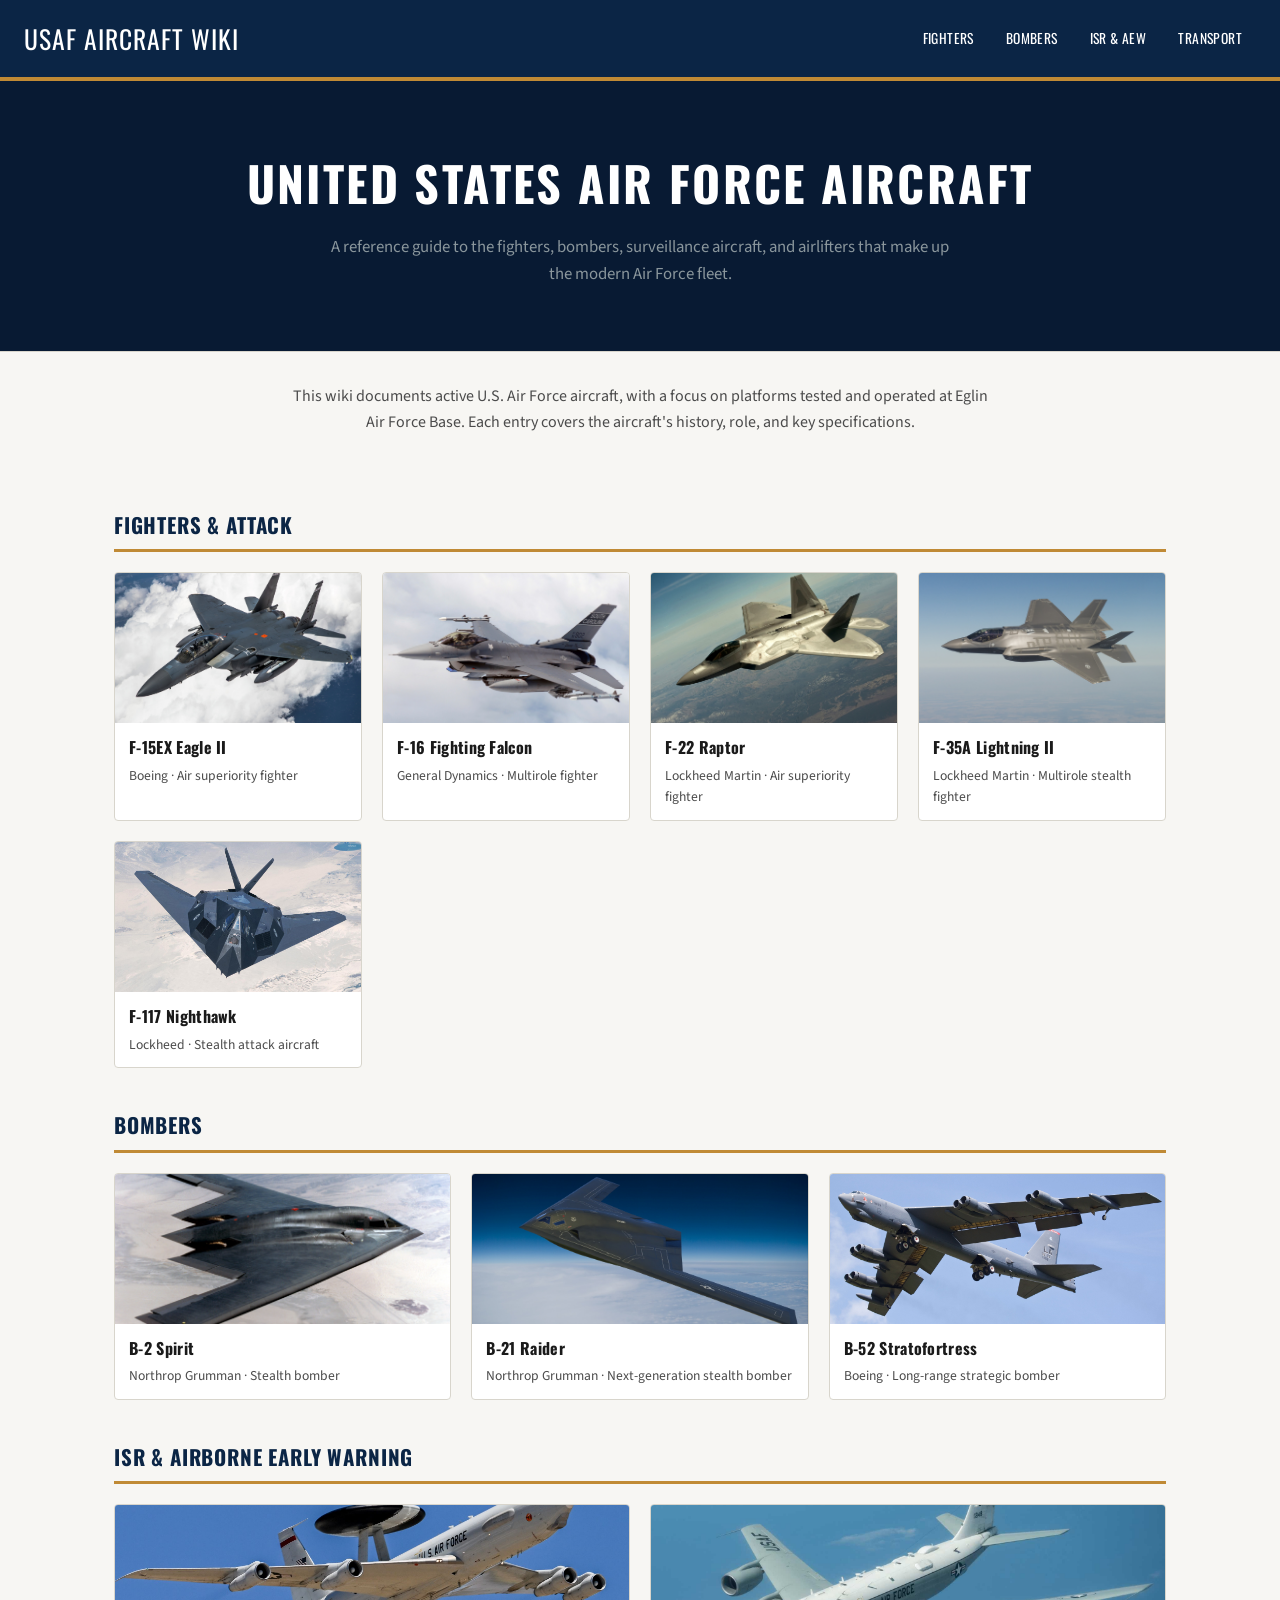
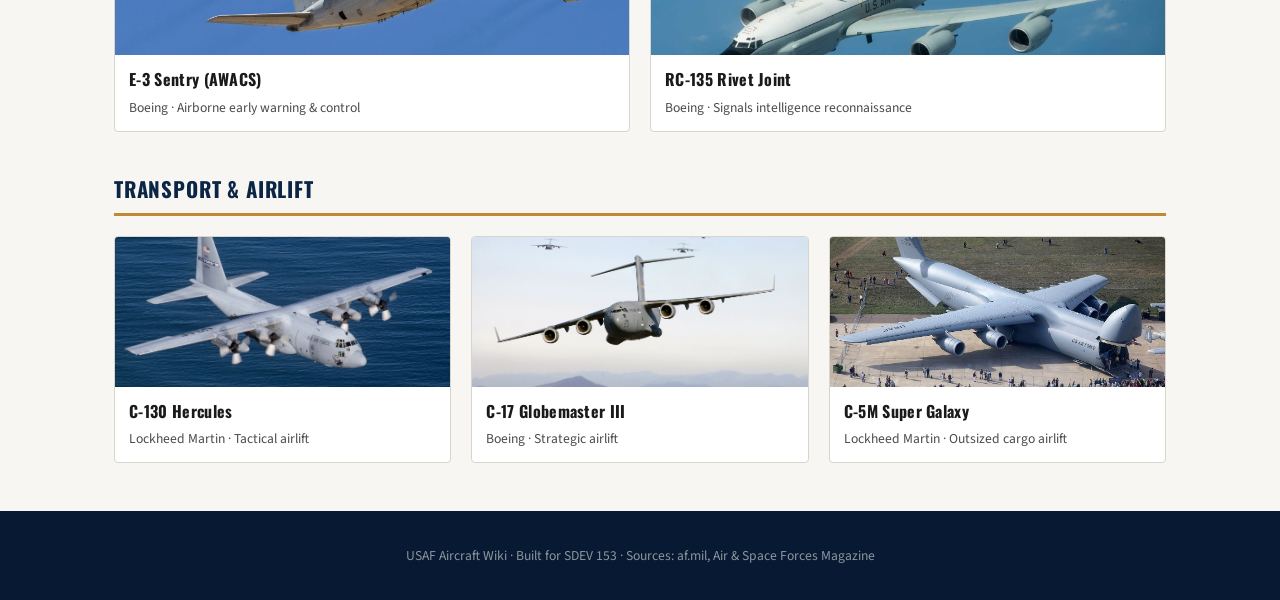
<file: index.html>
<!DOCTYPE html>
<html lang="en">
<head>
   <meta charset="UTF-8">
   <meta name="viewport" content="width=device-width, initial-scale=1">
   <title>USAF Aircraft Wiki</title>
   <link rel="preconnect" href="https://fonts.googleapis.com">
   <link href="https://fonts.googleapis.com/css2?family=Oswald:wght@500;600&family=Source+Sans+Pro:wght@400;600&display=swap" rel="stylesheet">
   <link rel="stylesheet" href="styles.css">
</head>
<body>

   <header class="site-header">
      <p class="site-title"><a href="index.html">USAF Aircraft Wiki</a></p>
      <nav class="site-nav" aria-label="Aircraft categories">
         <ul>
            <li><a href="#fighters">Fighters</a></li>
            <li><a href="#bombers">Bombers</a></li>
            <li><a href="#isr">ISR &amp; AEW</a></li>
            <li><a href="#transport">Transport</a></li>
         </ul>
      </nav>
   </header>

   <div class="hero">
      <h1>United States Air Force Aircraft</h1>
      <p class="tagline">A reference guide to the fighters, bombers, surveillance aircraft, and airlifters that make up the modern Air Force fleet.</p>
   </div>

   <p class="intro">
      This wiki documents active U.S. Air Force aircraft, with a focus on platforms tested and operated at Eglin Air Force Base. Each entry covers the aircraft's history, role, and key specifications.
   </p>

   <main>

      <section class="category" id="fighters">
         <h2>Fighters &amp; Attack</h2>
         <div class="card-grid">

            <article class="aircraft-card">
               <a href="f15ex.html">
                  <img class="thumb" src="images/f15ex_thumb.jpg" alt="F-15EX Eagle II in flight">
                  <div class="card-body">
                     <h3>F-15EX Eagle II</h3>
                     <p>Boeing &middot; Air superiority fighter</p>
                  </div>
               </a>
            </article>

            <article class="aircraft-card">
               <a href="f16.html">
                  <img class="thumb" src="images/f16_thumb.jpg" alt="F-16 Fighting Falcon in flight">
                  <div class="card-body">
                     <h3>F-16 Fighting Falcon</h3>
                     <p>General Dynamics &middot; Multirole fighter</p>
                  </div>
               </a>
            </article>

            <article class="aircraft-card">
               <a href="f22.html">
                  <img class="thumb" src="images/f22_thumb.jpg" alt="F-22 Raptor in flight">
                  <div class="card-body">
                     <h3>F-22 Raptor</h3>
                     <p>Lockheed Martin &middot; Air superiority fighter</p>
                  </div>
               </a>
            </article>

            <article class="aircraft-card">
               <a href="f35.html">
                  <img class="thumb" src="images/f35_thumb.jpg" alt="F-35A Lightning II in flight">
                  <div class="card-body">
                     <h3>F-35A Lightning II</h3>
                     <p>Lockheed Martin &middot; Multirole stealth fighter</p>
                  </div>
               </a>
            </article>

            <article class="aircraft-card">
               <a href="f117.html">
                  <img class="thumb" src="images/f117_thumb.jpg" alt="F-117 Nighthawk in flight">
                  <div class="card-body">
                     <h3>F-117 Nighthawk</h3>
                     <p>Lockheed &middot; Stealth attack aircraft</p>
                  </div>
               </a>
            </article>

         </div>
      </section>

      <section class="category" id="bombers">
         <h2>Bombers</h2>
         <div class="card-grid">

            <article class="aircraft-card">
               <a href="b2.html">
                  <img class="thumb" src="images/b2_thumb.jpg" alt="B-2 Spirit in flight">
                  <div class="card-body">
                     <h3>B-2 Spirit</h3>
                     <p>Northrop Grumman &middot; Stealth bomber</p>
                  </div>
               </a>
            </article>

            <article class="aircraft-card">
               <a href="b21.html">
                  <img class="thumb" src="images/b21_thumb.jpg" alt="B-21 Raider in flight">
                  <div class="card-body">
                     <h3>B-21 Raider</h3>
                     <p>Northrop Grumman &middot; Next-generation stealth bomber</p>
                  </div>
               </a>
            </article>

            <article class="aircraft-card">
               <a href="b52.html">
                  <img class="thumb" src="images/b52_thumb.jpg" alt="B-52 Stratofortress in flight">
                  <div class="card-body">
                     <h3>B-52 Stratofortress</h3>
                     <p>Boeing &middot; Long-range strategic bomber</p>
                  </div>
               </a>
            </article>

         </div>
      </section>

      <section class="category" id="isr">
         <h2>ISR &amp; Airborne Early Warning</h2>
         <div class="card-grid">

            <article class="aircraft-card">
               <a href="e3.html">
                  <img class="thumb" src="images/e3_thumb.jpg" alt="E-3 Sentry in flight">
                  <div class="card-body">
                     <h3>E-3 Sentry (AWACS)</h3>
                     <p>Boeing &middot; Airborne early warning &amp; control</p>
                  </div>
               </a>
            </article>

            <article class="aircraft-card">
               <a href="rc135.html">
                  <img class="thumb" src="images/rc135_thumb.jpg" alt="RC-135 Rivet Joint in flight">
                  <div class="card-body">
                     <h3>RC-135 Rivet Joint</h3>
                     <p>Boeing &middot; Signals intelligence reconnaissance</p>
                  </div>
               </a>
            </article>

         </div>
      </section>

      <section class="category" id="transport">
         <h2>Transport &amp; Airlift</h2>
         <div class="card-grid">

            <article class="aircraft-card">
               <a href="c130.html">
                  <img class="thumb" src="images/c130_thumb.jpg" alt="C-130 Hercules in flight">
                  <div class="card-body">
                     <h3>C-130 Hercules</h3>
                     <p>Lockheed Martin &middot; Tactical airlift</p>
                  </div>
               </a>
            </article>

            <article class="aircraft-card">
               <a href="c17.html">
                  <img class="thumb" src="images/c17_thumb.jpg" alt="C-17 Globemaster III in flight">
                  <div class="card-body">
                     <h3>C-17 Globemaster III</h3>
                     <p>Boeing &middot; Strategic airlift</p>
                  </div>
               </a>
            </article>

            <article class="aircraft-card">
               <a href="c5.html">
                  <img class="thumb" src="images/c5_thumb.jpg" alt="C-5M Super Galaxy on the ground">
                  <div class="card-body">
                     <h3>C-5M Super Galaxy</h3>
                     <p>Lockheed Martin &middot; Outsized cargo airlift</p>
                  </div>
               </a>
            </article>

         </div>
      </section>

   </main>

   <footer class="site-footer">
      <p>USAF Aircraft Wiki &middot; Built for SDEV 153 &middot; Sources: af.mil, Air &amp; Space Forces Magazine</p>
   </footer>

</body>
</html>
</file>
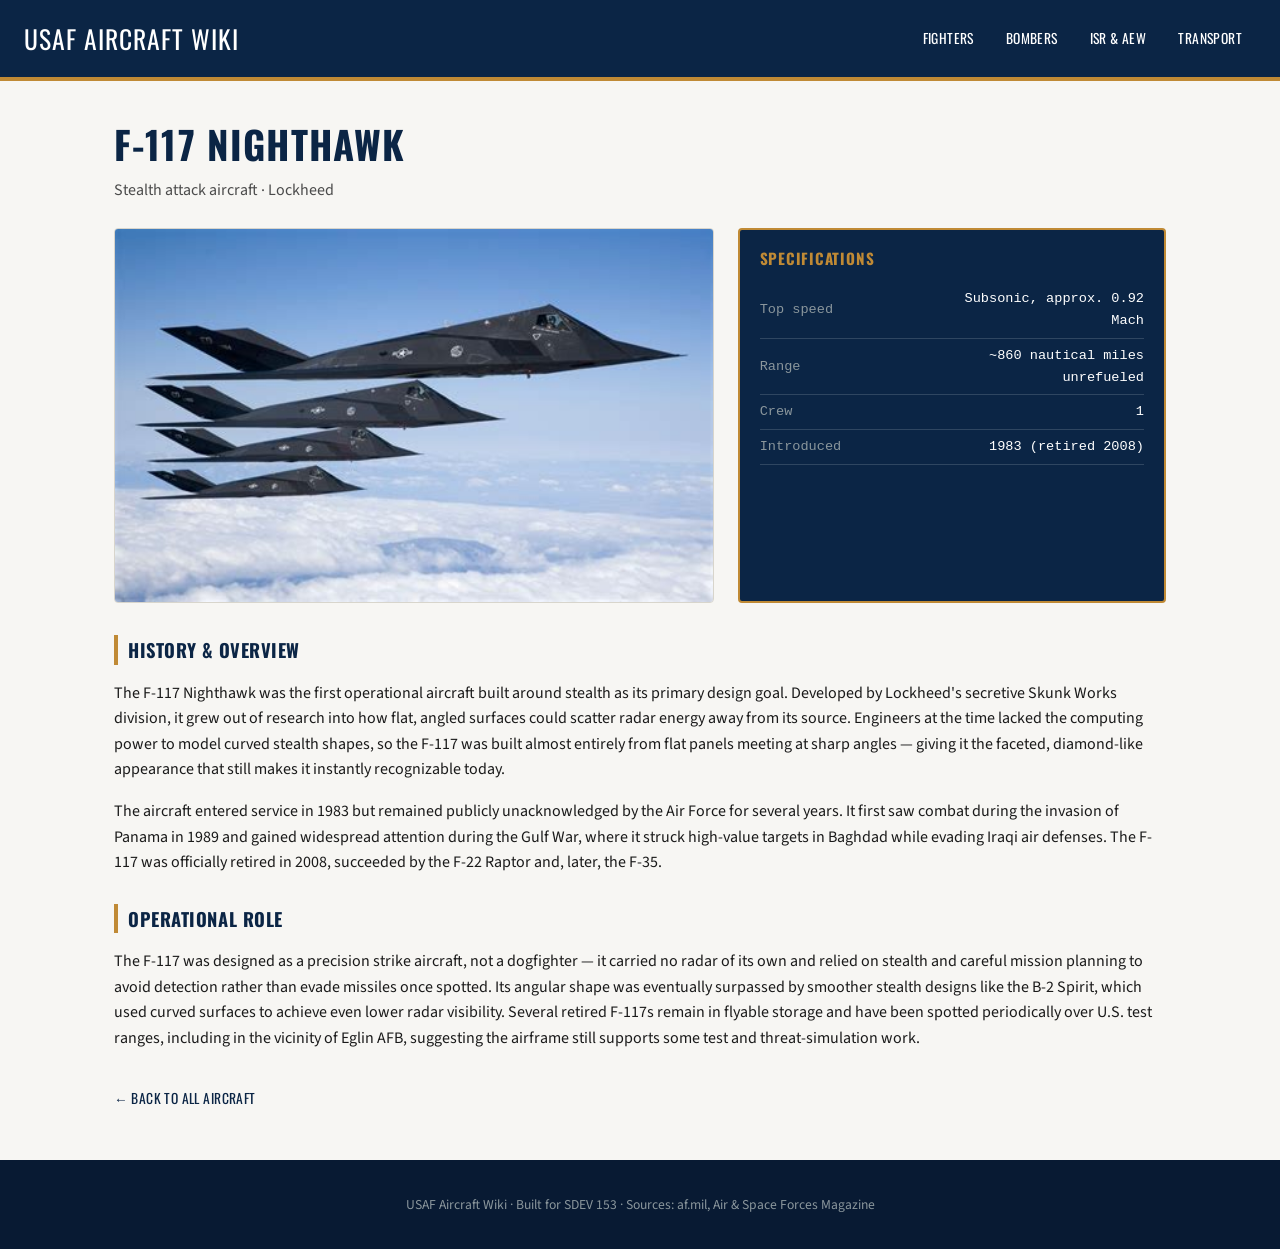
<file: f117.html>
<!DOCTYPE html>
<html lang="en">
<head>
   <meta charset="UTF-8">
   <meta name="viewport" content="width=device-width, initial-scale=1">
   <title>F-117 Nighthawk | USAF Aircraft Wiki</title>
   <link rel="preconnect" href="https://fonts.googleapis.com">
   <link href="https://fonts.googleapis.com/css2?family=Oswald:wght@500;600&family=Source+Sans+Pro:wght@400;600&display=swap" rel="stylesheet">
   <link rel="stylesheet" href="styles.css">
</head>
<body>

   <header class="site-header">
      <p class="site-title"><a href="index.html">USAF Aircraft Wiki</a></p>
      <nav class="site-nav" aria-label="Aircraft categories">
         <ul>
            <li><a href="index.html#fighters">Fighters</a></li>
            <li><a href="index.html#bombers">Bombers</a></li>
            <li><a href="index.html#isr">ISR &amp; AEW</a></li>
            <li><a href="index.html#transport">Transport</a></li>
         </ul>
      </nav>
   </header>

   <div class="detail-header">
      <h1>F-117 Nighthawk</h1>
      <p class="subtitle">Stealth attack aircraft &middot; Lockheed</p>
   </div>

   <main class="detail-main">

      <div class="detail-grid">
         <img src="images/f117_large.jpg" alt="F-117 Nighthawk banking in flight, showing its angular faceted airframe">

         <div class="spec-plate">
            <h2>Specifications</h2>
            <table>
               <tr>
                  <td class="label">Top speed</td>
                  <td class="value">Subsonic, approx. 0.92 Mach</td>
               </tr>
               <tr>
                  <td class="label">Range</td>
                  <td class="value">~860 nautical miles unrefueled</td>
               </tr>
               <tr>
                  <td class="label">Crew</td>
                  <td class="value">1</td>
               </tr>
               <tr>
                  <td class="label">Introduced</td>
                  <td class="value">1983 (retired 2008)</td>
               </tr>
            </table>
         </div>
      </div>

      <section class="content-block">
         <h2>History &amp; overview</h2>
         <p>
            The F-117 Nighthawk was the first operational aircraft built around stealth as its primary design goal.
            Developed by Lockheed's secretive Skunk Works division, it grew out of research into how flat, angled
            surfaces could scatter radar energy away from its source. Engineers at the time lacked the computing
            power to model curved stealth shapes, so the F-117 was built almost entirely from flat panels meeting
            at sharp angles &mdash; giving it the faceted, diamond-like appearance that still makes it instantly
            recognizable today.
         </p>
         <p>
            The aircraft entered service in 1983 but remained publicly unacknowledged by the Air Force for several
            years. It first saw combat during the invasion of Panama in 1989 and gained widespread attention during
            the Gulf War, where it struck high-value targets in Baghdad while evading Iraqi air defenses. The F-117
            was officially retired in 2008, succeeded by the F-22 Raptor and, later, the F-35.
         </p>
      </section>

      <section class="content-block">
         <h2>Operational role</h2>
         <p>
            The F-117 was designed as a precision strike aircraft, not a dogfighter &mdash; it carried no radar of
            its own and relied on stealth and careful mission planning to avoid detection rather than evade missiles
            once spotted. Its angular shape was eventually surpassed by smoother stealth designs like the B-2 Spirit,
            which used curved surfaces to achieve even lower radar visibility. Several retired F-117s remain in
            flyable storage and have been spotted periodically over U.S. test ranges, including in the vicinity of
            Eglin AFB, suggesting the airframe still supports some test and threat-simulation work.
         </p>
      </section>

      <a class="back-link" href="index.html#fighters">&larr; Back to all aircraft</a>

   </main>

   <footer class="site-footer">
      <p>USAF Aircraft Wiki &middot; Built for SDEV 153 &middot; Sources: af.mil, Air &amp; Space Forces Magazine</p>
   </footer>

</body>
</html>
</file>
<file: styles.css>
/* ============================================
   USAF Aircraft Wiki — shared stylesheet
   ============================================ */

:root {
  --navy: #0B2545;
  --navy-dark: #081A33;
  --steel: #5C6B73;
  --steel-light: #8A969C;
  --bg: #F7F6F3;
  --panel: #FFFFFF;
  --amber: #C08A35;
  --text: #1A1A1A;
  --text-muted: #4B4B4B;
  --border: #D8D5CC;
}

* {
  box-sizing: border-box;
}

body {
  margin: 0;
  font-family: 'Source Sans Pro', Arial, Helvetica, sans-serif;
  background-color: var(--bg);
  color: var(--text);
  line-height: 1.6;
}

a {
  color: var(--navy);
  text-decoration: none;
}

a:hover {
  text-decoration: underline;
}

a:focus,
button:focus {
  outline: 3px solid var(--amber);
  outline-offset: 2px;
}

img {
  max-width: 100%;
  display: block;
}

/* ---------- Header / Nav ---------- */

header.site-header {
  background-color: var(--navy);
  color: #FFFFFF;
  padding: 18px 24px;
  display: flex;
  flex-wrap: wrap;
  align-items: center;
  justify-content: space-between;
  border-bottom: 4px solid var(--amber);
}

.site-title {
  font-family: 'Oswald', Arial Narrow, sans-serif;
  font-size: 1.6rem;
  letter-spacing: 0.04em;
  text-transform: uppercase;
  margin: 0;
}

.site-title a {
  color: #FFFFFF;
}

.site-title a:hover {
  text-decoration: none;
  color: var(--amber);
}

nav.site-nav ul {
  list-style: none;
  display: flex;
  flex-wrap: wrap;
  gap: 4px;
  margin: 0;
  padding: 0;
}

nav.site-nav a {
  display: inline-block;
  color: #FFFFFF;
  padding: 8px 14px;
  font-family: 'Oswald', Arial Narrow, sans-serif;
  letter-spacing: 0.03em;
  text-transform: uppercase;
  font-size: 0.85rem;
  border-radius: 2px;
}

nav.site-nav a:hover {
  background-color: var(--navy-dark);
  text-decoration: none;
  color: var(--amber);
}

/* ---------- Hero ---------- */

.hero {
  position: relative;
  background-color: var(--navy-dark);
  color: #FFFFFF;
  padding: 64px 24px;
  text-align: center;
  border-bottom: 1px solid var(--border);
}

.hero h1 {
  font-family: 'Oswald', Arial Narrow, sans-serif;
  font-size: clamp(1.8rem, 5vw, 3rem);
  text-transform: uppercase;
  letter-spacing: 0.05em;
  margin: 0 0 12px;
}

.hero p.tagline {
  font-size: 1.05rem;
  color: var(--steel-light);
  max-width: 640px;
  margin: 0 auto;
}

/* ---------- Intro ---------- */

.intro {
  max-width: 760px;
  margin: 0 auto;
  padding: 32px 24px;
  text-align: center;
  color: var(--text-muted);
}

/* ---------- Category sections ---------- */

main {
  max-width: 1100px;
  margin: 0 auto;
  padding: 0 24px 48px;
}

section.category {
  margin-top: 40px;
}

section.category h2 {
  font-family: 'Oswald', Arial Narrow, sans-serif;
  text-transform: uppercase;
  letter-spacing: 0.04em;
  font-size: 1.3rem;
  border-bottom: 3px solid var(--amber);
  padding-bottom: 8px;
  margin-bottom: 20px;
  color: var(--navy);
}

.card-grid {
  display: grid;
  grid-template-columns: repeat(auto-fit, minmax(220px, 1fr));
  gap: 20px;
}

.aircraft-card {
  background-color: var(--panel);
  border: 1px solid var(--border);
  border-radius: 4px;
  overflow: hidden;
  transition: box-shadow 0.15s ease, transform 0.15s ease;
}

.aircraft-card:hover {
  box-shadow: 0 4px 14px rgba(11, 37, 69, 0.18);
  transform: translateY(-2px);
}

.aircraft-card a {
  display: block;
  color: var(--text);
}

.aircraft-card a:hover {
  text-decoration: none;
}

.aircraft-card .thumb {
  width: 100%;
  height: 150px;
  object-fit: cover;
  background-color: var(--steel-light);
}

.aircraft-card .card-body {
  padding: 12px 14px;
}

.aircraft-card .card-body h3 {
  margin: 0 0 4px;
  font-size: 1rem;
  font-family: 'Oswald', Arial Narrow, sans-serif;
  letter-spacing: 0.02em;
}

.aircraft-card .card-body p {
  margin: 0;
  font-size: 0.85rem;
  color: var(--text-muted);
}

/* ---------- Detail page ---------- */

.detail-header {
  max-width: 1100px;
  margin: 32px auto 0;
  padding: 0 24px;
}

.detail-header h1 {
  font-family: 'Oswald', Arial Narrow, sans-serif;
  text-transform: uppercase;
  letter-spacing: 0.03em;
  font-size: clamp(1.6rem, 4vw, 2.4rem);
  margin: 0 0 4px;
  color: var(--navy);
}

.detail-header .subtitle {
  color: var(--text-muted);
  font-size: 1rem;
  margin: 0;
}

.detail-main {
  max-width: 1100px;
  margin: 0 auto;
  padding: 24px 24px 48px;
}

.detail-grid {
  display: grid;
  grid-template-columns: 1.4fr 1fr;
  gap: 24px;
  margin-bottom: 32px;
}

@media (max-width: 700px) {
  .detail-grid {
    grid-template-columns: 1fr;
  }
}

.detail-grid img {
  width: 100%;
  border-radius: 4px;
  border: 1px solid var(--border);
}

/* Spec table styled like a data placard */

.spec-plate {
  background-color: var(--navy);
  color: #FFFFFF;
  border-radius: 4px;
  padding: 16px 20px;
  border: 2px solid var(--amber);
}

.spec-plate h2 {
  font-family: 'Oswald', Arial Narrow, sans-serif;
  text-transform: uppercase;
  letter-spacing: 0.05em;
  font-size: 0.95rem;
  margin: 0 0 12px;
  color: var(--amber);
}

.spec-plate table {
  width: 100%;
  border-collapse: collapse;
  font-family: 'Courier New', Courier, monospace;
  font-size: 0.85rem;
}

.spec-plate td {
  padding: 6px 0;
  border-bottom: 1px solid rgba(255, 255, 255, 0.15);
}

.spec-plate td.label {
  color: var(--steel-light);
  width: 45%;
}

.spec-plate td.value {
  text-align: right;
  color: #FFFFFF;
}

.detail-main section.content-block {
  margin-bottom: 28px;
}

.detail-main section.content-block h2 {
  font-family: 'Oswald', Arial Narrow, sans-serif;
  text-transform: uppercase;
  letter-spacing: 0.03em;
  font-size: 1.15rem;
  color: var(--navy);
  border-left: 4px solid var(--amber);
  padding-left: 10px;
  margin: 0 0 10px;
}

.back-link {
  display: inline-block;
  margin-top: 8px;
  font-family: 'Oswald', Arial Narrow, sans-serif;
  text-transform: uppercase;
  font-size: 0.85rem;
  letter-spacing: 0.03em;
}

/* ---------- Footer ---------- */

footer.site-footer {
  background-color: var(--navy-dark);
  color: var(--steel-light);
  text-align: center;
  padding: 20px;
  font-size: 0.85rem;
}

footer.site-footer a {
  color: var(--amber);
}

/* ---------- Accessibility helper ---------- */

.visually-hidden {
  position: absolute;
  left: -9999px;
  top: auto;
  width: 1px;
  height: 1px;
  overflow: hidden;
}
</file>
